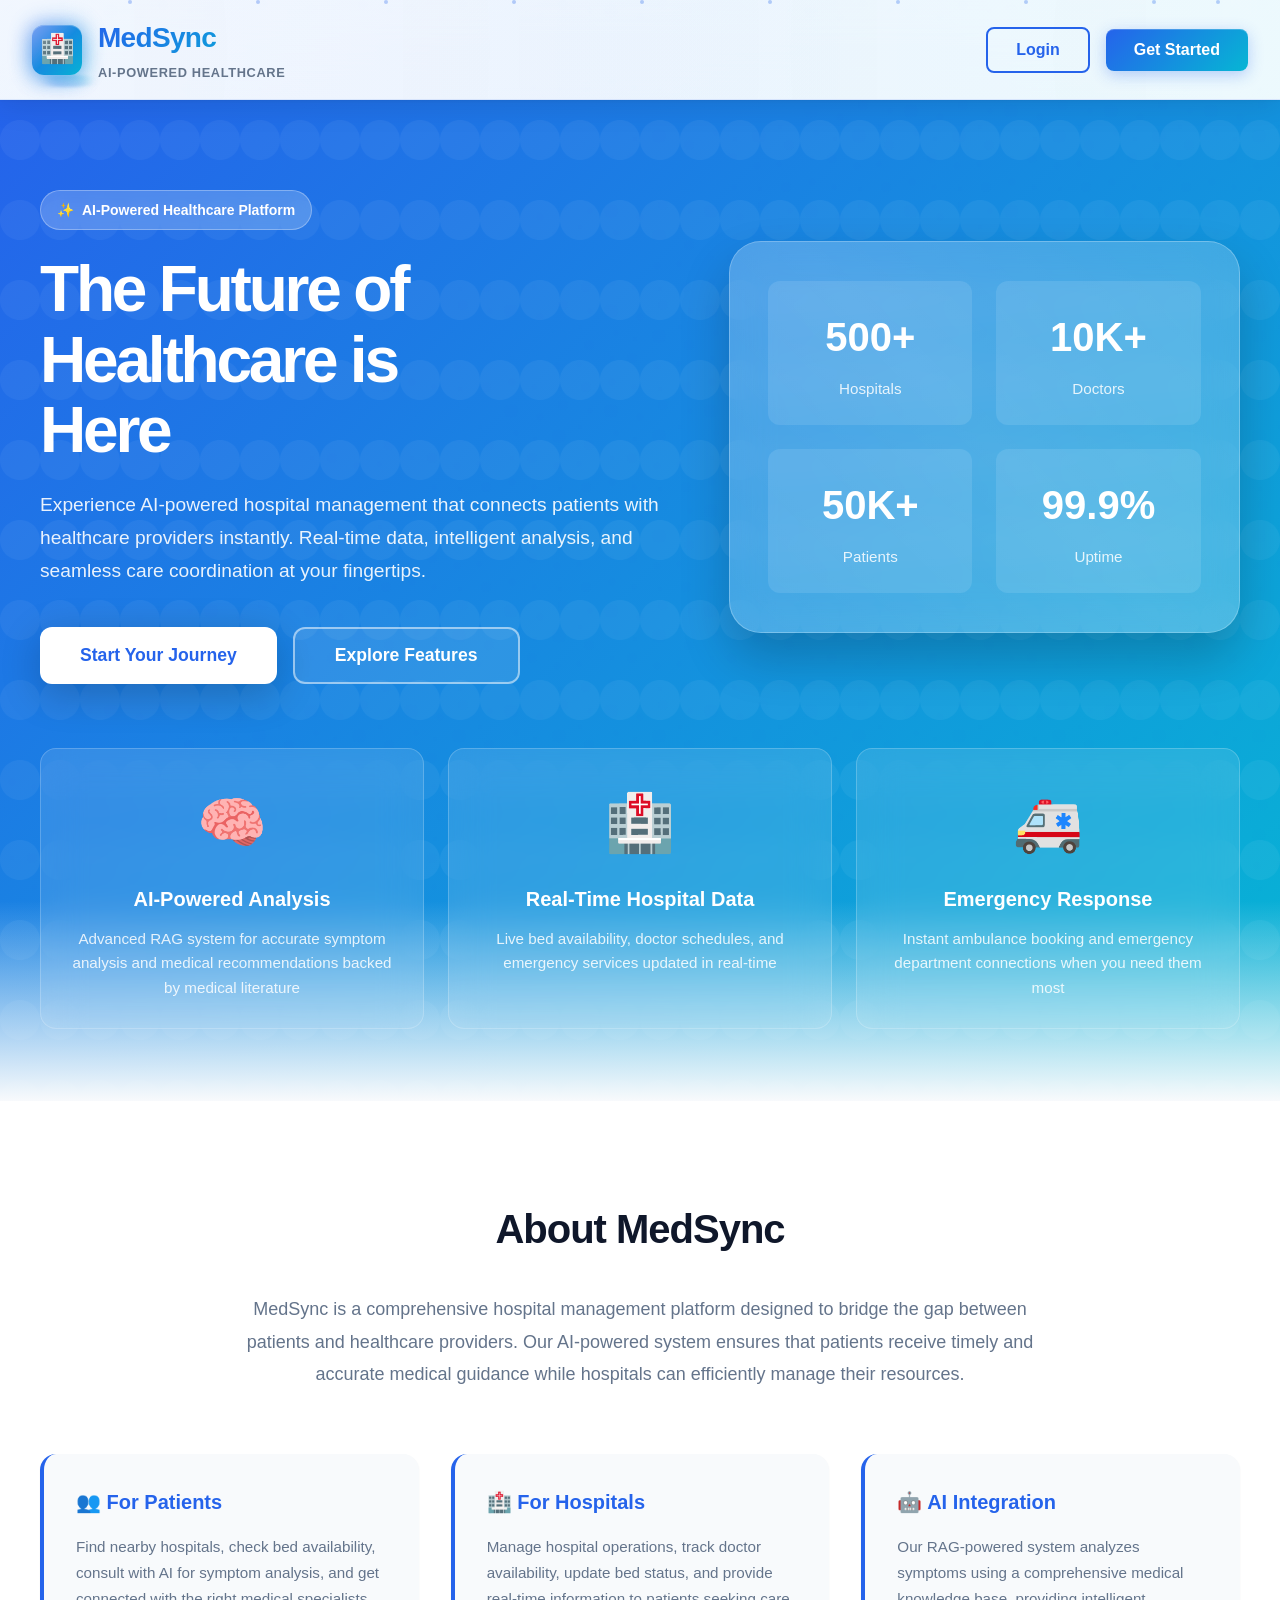
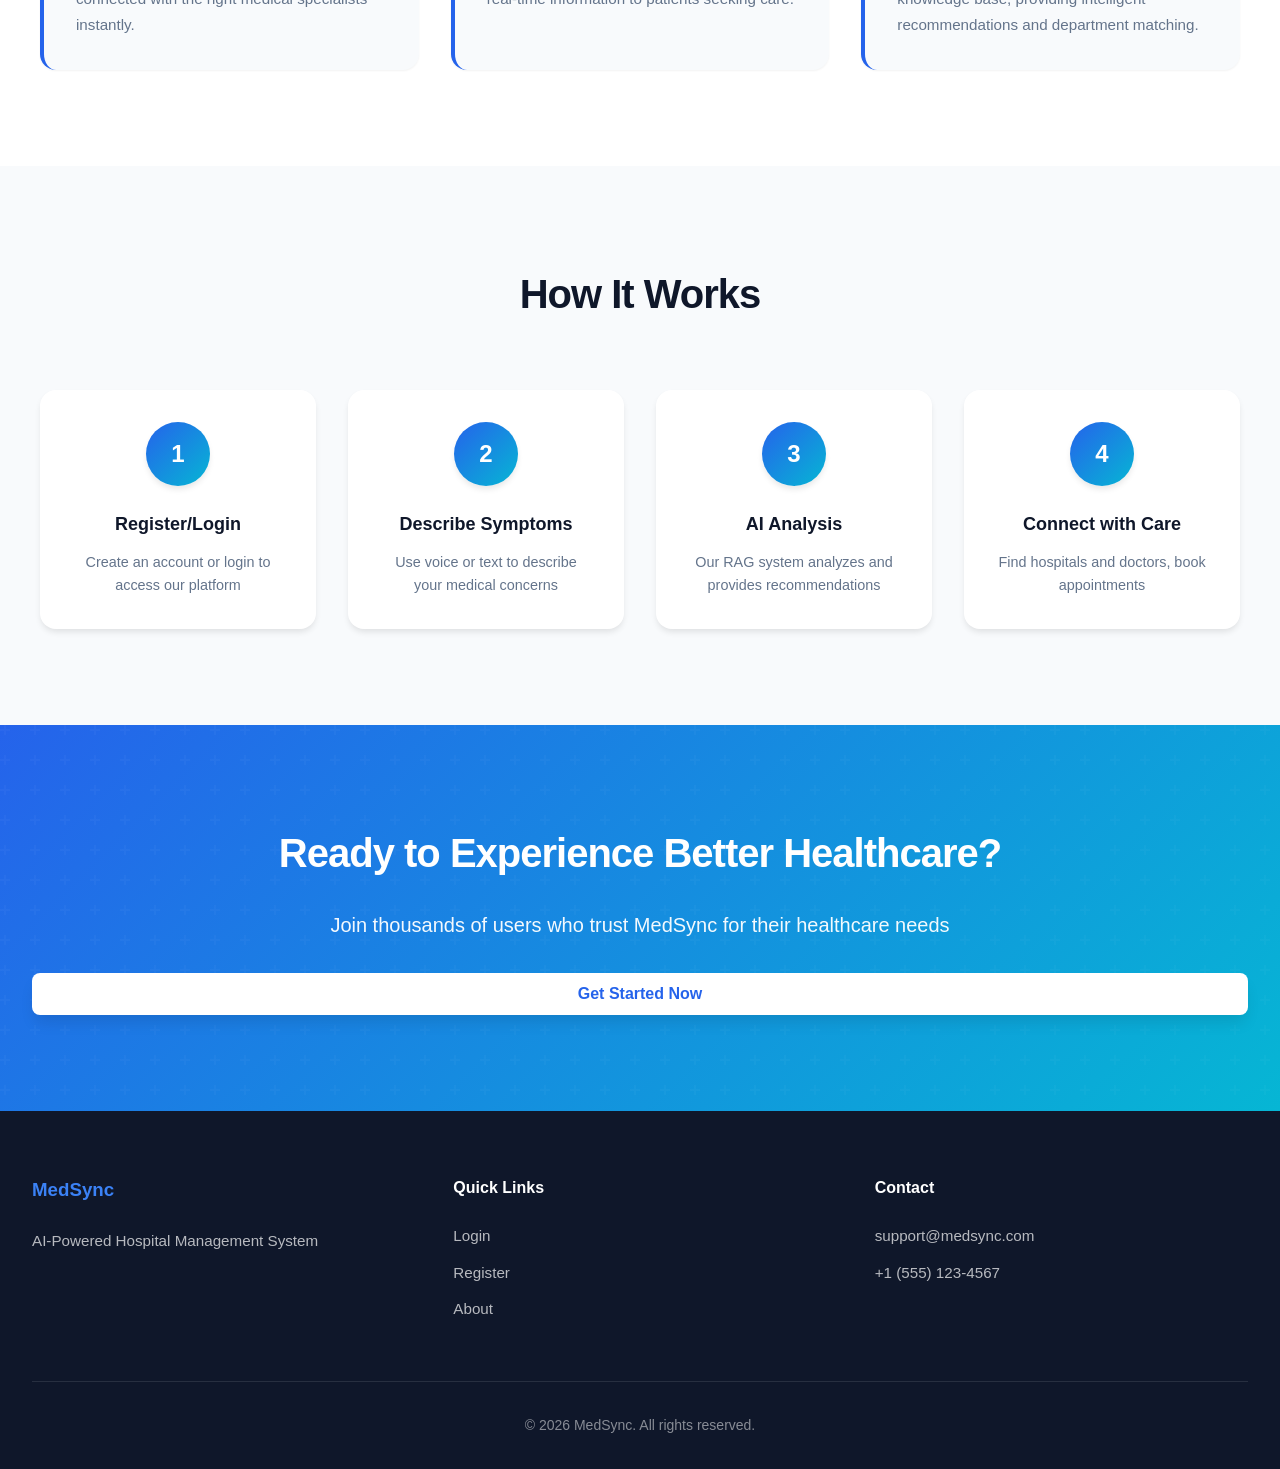
<file: frontend/index.html>
<!DOCTYPE html>
<html lang="en">
<head>
    <meta charset="UTF-8">
    <meta name="viewport" content="width=device-width, initial-scale=1.0">
    <title>MedSync - AI Hospital Management System</title>
    <link rel="stylesheet" href="styles.css?v=2">
</head>
<body>
    <!-- Navigation Header -->
    <header class="landing-header">
        <div class="header-particles">
            <div class="particle"></div>
            <div class="particle"></div>
            <div class="particle"></div>
            <div class="particle"></div>
            <div class="particle"></div>
            <div class="particle"></div>
            <div class="particle"></div>
            <div class="particle"></div>
            <div class="particle"></div>
            <div class="particle"></div>
        </div>
        <div class="header-content">
            <div class="logo">
                <div class="logo-icon">🏥</div>
                <div class="logo-reflection"></div>
                <div class="logo-text">
                    <h1>MedSync</h1>
                    <p>AI-Powered Healthcare</p>
                </div>
            </div>
            <nav class="nav-buttons">
                <button id="loginBtn" class="btn btn-secondary">Login</button>
                <button id="registerBtn" class="btn btn-primary">Get Started</button>
            </nav>
        </div>
    </header>

    <!-- Hero Section -->
    <section class="hero-section">
        <div class="hero-container">
            <div class="hero-content">
                <div class="hero-badge">
                    <span>✨</span>
                    <span>AI-Powered Healthcare Platform</span>
                </div>
                <h2>The Future of Healthcare is Here</h2>
                <p>Experience AI-powered hospital management that connects patients with healthcare providers instantly. Real-time data, intelligent analysis, and seamless care coordination at your fingertips.</p>
                <div class="hero-buttons">
                    <button id="heroLoginBtn" class="btn btn-primary">Start Your Journey</button>
                    <button id="learnMoreBtn" class="btn btn-secondary">Explore Features</button>
                </div>
            </div>
            <div class="hero-visual">
                <div class="hero-card">
                    <div class="hero-stats">
                        <div class="stat-item">
                            <div class="stat-number">500+</div>
                            <div class="stat-label">Hospitals</div>
                        </div>
                        <div class="stat-item">
                            <div class="stat-number">10K+</div>
                            <div class="stat-label">Doctors</div>
                        </div>
                        <div class="stat-item">
                            <div class="stat-number">50K+</div>
                            <div class="stat-label">Patients</div>
                        </div>
                        <div class="stat-item">
                            <div class="stat-number">99.9%</div>
                            <div class="stat-label">Uptime</div>
                        </div>
                    </div>
                </div>
            </div>
        </div>
        <div class="hero-features">
            <div class="feature-card">
                <div class="feature-icon">🧠</div>
                <h3>AI-Powered Analysis</h3>
                <p>Advanced RAG system for accurate symptom analysis and medical recommendations backed by medical literature</p>
            </div>
            <div class="feature-card">
                <div class="feature-icon">🏥</div>
                <h3>Real-Time Hospital Data</h3>
                <p>Live bed availability, doctor schedules, and emergency services updated in real-time</p>
            </div>
            <div class="feature-card">
                <div class="feature-icon">🚑</div>
                <h3>Emergency Response</h3>
                <p>Instant ambulance booking and emergency department connections when you need them most</p>
            </div>
        </div>
    </section>

    <!-- About Section -->
    <section class="about-section">
        <div class="about-content">
            <h2>About MedSync</h2>
            <p>MedSync is a comprehensive hospital management platform designed to bridge the gap between patients and healthcare providers. Our AI-powered system ensures that patients receive timely and accurate medical guidance while hospitals can efficiently manage their resources.</p>
            
            <div class="about-features">
                <div class="about-item">
                    <h4>👥 For Patients</h4>
                    <p>Find nearby hospitals, check bed availability, consult with AI for symptom analysis, and get connected with the right medical specialists instantly.</p>
                </div>
                <div class="about-item">
                    <h4>🏥 For Hospitals</h4>
                    <p>Manage hospital operations, track doctor availability, update bed status, and provide real-time information to patients seeking care.</p>
                </div>
                <div class="about-item">
                    <h4>🤖 AI Integration</h4>
                    <p>Our RAG-powered system analyzes symptoms using a comprehensive medical knowledge base, providing intelligent recommendations and department matching.</p>
                </div>
            </div>
        </div>
    </section>

    <!-- How It Works Section -->
    <section class="how-it-works">
        <h2>How It Works</h2>
        <div class="steps">
            <div class="step">
                <div class="step-number">1</div>
                <h3>Register/Login</h3>
                <p>Create an account or login to access our platform</p>
            </div>
            <div class="step">
                <div class="step-number">2</div>
                <h3>Describe Symptoms</h3>
                <p>Use voice or text to describe your medical concerns</p>
            </div>
            <div class="step">
                <div class="step-number">3</div>
                <h3>AI Analysis</h3>
                <p>Our RAG system analyzes and provides recommendations</p>
            </div>
            <div class="step">
                <div class="step-number">4</div>
                <h3>Connect with Care</h3>
                <p>Find hospitals and doctors, book appointments</p>
            </div>
        </div>
    </section>

    <!-- CTA Section -->
    <section class="cta-section">
        <h2>Ready to Experience Better Healthcare?</h2>
        <p>Join thousands of users who trust MedSync for their healthcare needs</p>
        <button id="ctaLoginBtn" class="btn btn-primary btn-large">Get Started Now</button>
    </section>

    <!-- Footer -->
    <footer class="landing-footer">
        <div class="footer-content">
            <div class="footer-section">
                <h3>MedSync</h3>
                <p>AI-Powered Hospital Management System</p>
            </div>
            <div class="footer-section">
                <h4>Quick Links</h4>
                <a href="#" id="footerLogin">Login</a>
                <a href="#" id="footerRegister">Register</a>
                <a href="#about">About</a>
            </div>
            <div class="footer-section">
                <h4>Contact</h4>
                <p>support@medsync.com</p>
                <p>+1 (555) 123-4567</p>
            </div>
        </div>
        <div class="footer-bottom">
            <p>&copy; 2026 MedSync. All rights reserved.</p>
        </div>
    </footer>

    <!-- Login Modal -->
    <div id="loginModal" class="modal hidden">
        <div class="modal-content">
            <span class="close">&times;</span>
            <div class="auth-form">
                <div class="auth-icon">🏥</div>
                <h2>Welcome Back</h2>
                <p>Sign in to access your healthcare dashboard</p>
                <form id="loginForm">
                    <div class="form-group">
                        <label for="email">Email Address</label>
                        <input type="email" id="email" name="email" required placeholder="Enter your email">
                    </div>
                    <div class="form-group">
                        <label for="password">Password</label>
                        <input type="password" id="password" name="password" required placeholder="Enter your password">
                    </div>
                    <button type="submit" class="btn btn-primary">Sign In</button>
                </form>
                <div class="auth-switch">
                    <p>New to MedSync? <a href="#" id="switchToRegister">Create an account</a></p>
                </div>
                <div class="demo-credentials">
                    <h3>Quick Demo Access</h3>
                    <div class="credential-box">
                        <p><strong>Patient:</strong> user@medsync.com / user123</p>
                    </div>
                    <div class="credential-box">
                        <p><strong>Hospital Staff:</strong> hospital@medsync.com / hospital123</p>
                    </div>
                </div>
                <div id="errorMessage" class="error-message"></div>
            </div>
        </div>
    </div>

    <!-- Register Modal -->
    <div id="registerModal" class="modal hidden">
        <div class="modal-content">
            <span class="close">&times;</span>
            <div class="auth-form">
                <div class="auth-icon">✨</div>
                <h2>Create Your Account</h2>
                <p>Join MedSync and experience smarter healthcare</p>
                <form id="registerForm">
                    <div class="form-group">
                        <label for="regEmail">Email Address</label>
                        <input type="email" id="regEmail" name="email" required placeholder="Enter your email">
                    </div>
                    <div class="form-group">
                        <label for="regPassword">Password</label>
                        <input type="password" id="regPassword" name="password" required placeholder="Create a password (min 6 characters)">
                    </div>
                    <div class="form-group">
                        <label for="regConfirmPassword">Confirm Password</label>
                        <input type="password" id="regConfirmPassword" name="confirmPassword" required placeholder="Confirm your password">
                    </div>
                    <div class="form-group">
                        <label for="regRole">I am a:</label>
                        <select id="regRole" name="role" required>
                            <option value="user">Patient</option>
                            <option value="hospital">Hospital Staff</option>
                        </select>
                    </div>
                    <button type="submit" class="btn btn-primary">Create Account</button>
                </form>
                <div class="auth-switch">
                    <p>Already have an account? <a href="#" id="switchToLogin">Sign in</a></p>
                </div>
                <div id="registerMessage" class="error-message"></div>
            </div>
        </div>
    </div>

    <script src="script.js?v=4"></script>
</body>
</html>
</file>
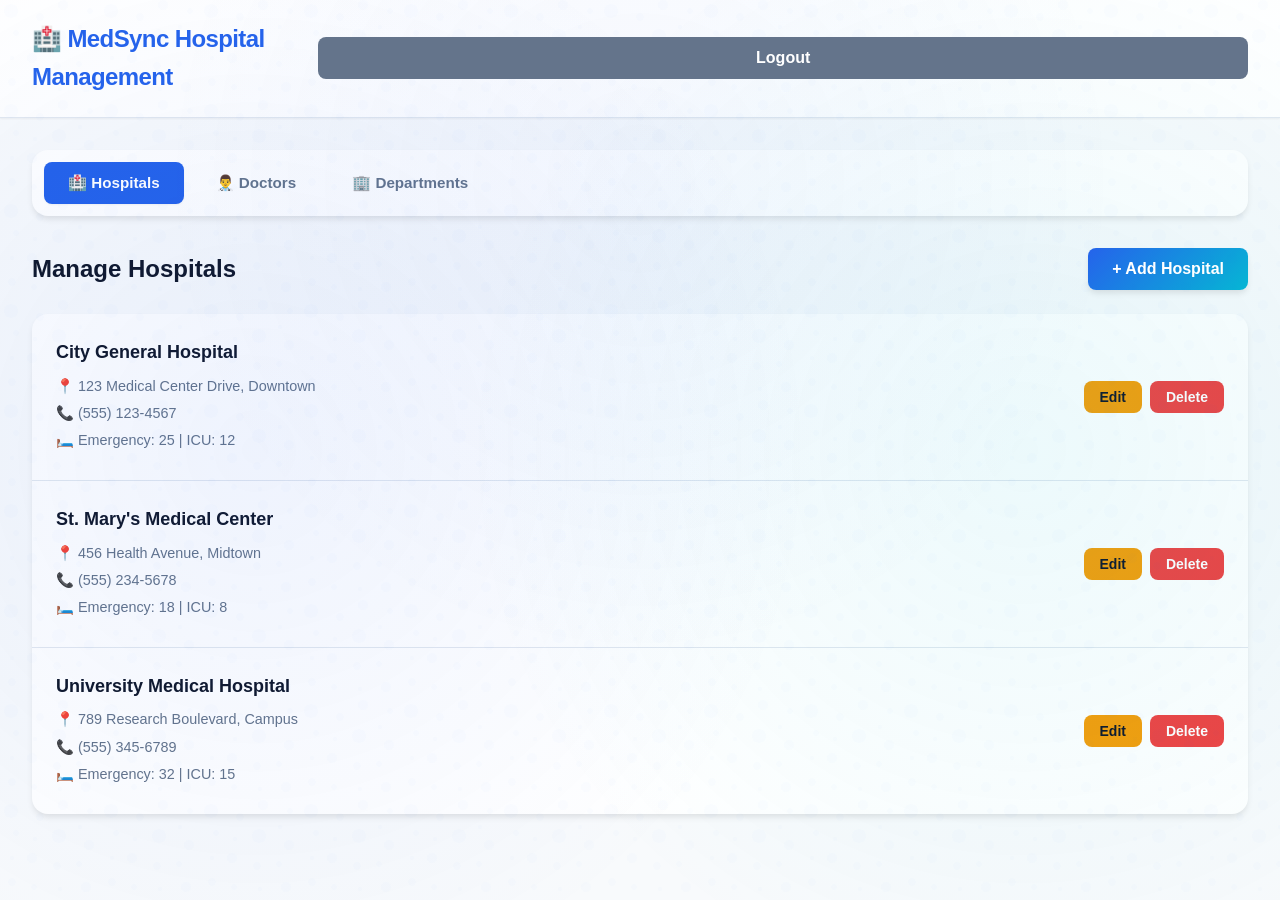
<file: frontend/hospital_portal.html>
<!DOCTYPE html>
<html lang="en">
<head>
    <meta charset="UTF-8">
    <meta name="viewport" content="width=device-width, initial-scale=1.0">
    <title>MedSync - Hospital Management Portal</title>
    <link rel="stylesheet" href="styles.css?v=2">
</head>
<body>
    <div class="portal-container">
        <header class="portal-header">
            <div class="header-content">
                <h1>🏥 MedSync Hospital Management</h1>
                <button id="logoutBtn" class="btn btn-secondary">Logout</button>
            </div>
        </header>

        <main class="portal-main">
            <div class="tabs">
                <button class="tab-btn active" data-tab="hospitals">🏥 Hospitals</button>
                <button class="tab-btn" data-tab="doctors">👨‍⚕️ Doctors</button>
                <button class="tab-btn" data-tab="departments">🏢 Departments</button>
            </div>

            <!-- Hospitals Tab -->
            <div id="hospitals-tab" class="tab-content active">
                <div class="section-header">
                    <h2>Manage Hospitals</h2>
                    <button id="addHospitalBtn" class="btn btn-primary">+ Add Hospital</button>
                </div>
                <div id="hospitalsManagementList" class="management-list">
                    <!-- Hospitals will be loaded here -->
                </div>
            </div>

            <!-- Doctors Tab -->
            <div id="doctors-tab" class="tab-content">
                <div class="section-header">
                    <h2>Manage Doctors</h2>
                    <button id="addDoctorBtn" class="btn btn-primary">+ Add Doctor</button>
                </div>
                <div id="doctorsManagementList" class="management-list">
                    <!-- Doctors will be loaded here -->
                </div>
            </div>

            <!-- Departments Tab -->
            <div id="departments-tab" class="tab-content">
                <div class="section-header">
                    <h2>Manage Departments</h2>
                    <button id="addDepartmentBtn" class="btn btn-primary">+ Add Department</button>
                </div>
                <div id="departmentsManagementList" class="management-list">
                    <!-- Departments will be loaded here -->
                </div>
            </div>
        </main>
    </div>

    <!-- Hospital Form Modal -->
    <div id="hospitalModal" class="modal hidden">
        <div class="modal-content">
            <span class="close">&times;</span>
            <h2 id="hospitalModalTitle">Add Hospital</h2>
            <form id="hospitalForm">
                <input type="hidden" id="hospitalId">
                <div class="form-group">
                    <label for="hospitalName">Hospital Name</label>
                    <input type="text" id="hospitalName" required>
                </div>
                <div class="form-group">
                    <label for="hospitalAddress">Address</label>
                    <input type="text" id="hospitalAddress" required>
                </div>
                <div class="form-group">
                    <label for="hospitalPhone">Phone</label>
                    <input type="tel" id="hospitalPhone" required>
                </div>
                <div class="form-group">
                    <label for="hospitalLat">Latitude</label>
                    <input type="number" step="any" id="hospitalLat" required>
                </div>
                <div class="form-group">
                    <label for="hospitalLng">Longitude</label>
                    <input type="number" step="any" id="hospitalLng" required>
                </div>
                <div class="form-group">
                    <label for="emergencyBeds">Emergency Beds</label>
                    <input type="number" id="emergencyBeds" required>
                </div>
                <div class="form-group">
                    <label for="icuBeds">ICU Beds</label>
                    <input type="number" id="icuBeds" required>
                </div>
                <button type="submit" class="btn btn-primary">Save Hospital</button>
            </form>
        </div>
    </div>

    <!-- Doctor Form Modal -->
    <div id="doctorModal" class="modal hidden">
        <div class="modal-content">
            <span class="close">&times;</span>
            <h2 id="doctorModalTitle">Add Doctor</h2>
            <form id="doctorForm">
                <input type="hidden" id="doctorId">
                <div class="form-group">
                    <label for="doctorHospital">Hospital</label>
                    <select id="doctorHospital" required>
                        <!-- Options will be loaded dynamically -->
                    </select>
                </div>
                <div class="form-group">
                    <label for="doctorName">Doctor Name</label>
                    <input type="text" id="doctorName" required>
                </div>
                <div class="form-group">
                    <label for="doctorDepartment">Department</label>
                    <input type="text" id="doctorDepartment" required>
                </div>
                <div class="form-group">
                    <label for="doctorSpecialization">Specialization</label>
                    <input type="text" id="doctorSpecialization" required>
                </div>
                <div class="form-group">
                    <label for="doctorPhone">Phone</label>
                    <input type="tel" id="doctorPhone" required>
                </div>
                <div class="form-group">
                    <label for="doctorAvailable">Available</label>
                    <input type="checkbox" id="doctorAvailable" checked>
                </div>
                <button type="submit" class="btn btn-primary">Save Doctor</button>
            </form>
        </div>
    </div>

    <!-- Department Form Modal -->
    <div id="departmentModal" class="modal hidden">
        <div class="modal-content">
            <span class="close">&times;</span>
            <h2 id="departmentModalTitle">Add Department</h2>
            <form id="departmentForm">
                <input type="hidden" id="departmentId">
                <div class="form-group">
                    <label for="departmentHospital">Hospital</label>
                    <select id="departmentHospital" required>
                        <!-- Options will be loaded dynamically -->
                    </select>
                </div>
                <div class="form-group">
                    <label for="departmentName">Department Name</label>
                    <input type="text" id="departmentName" required>
                </div>
                <div class="form-group">
                    <label for="departmentDescription">Description</label>
                    <textarea id="departmentDescription" required></textarea>
                </div>
                <button type="submit" class="btn btn-primary">Save Department</button>
            </form>
        </div>
    </div>

    <script src="script.js?v=4"></script>
</body>
</html>
</file>
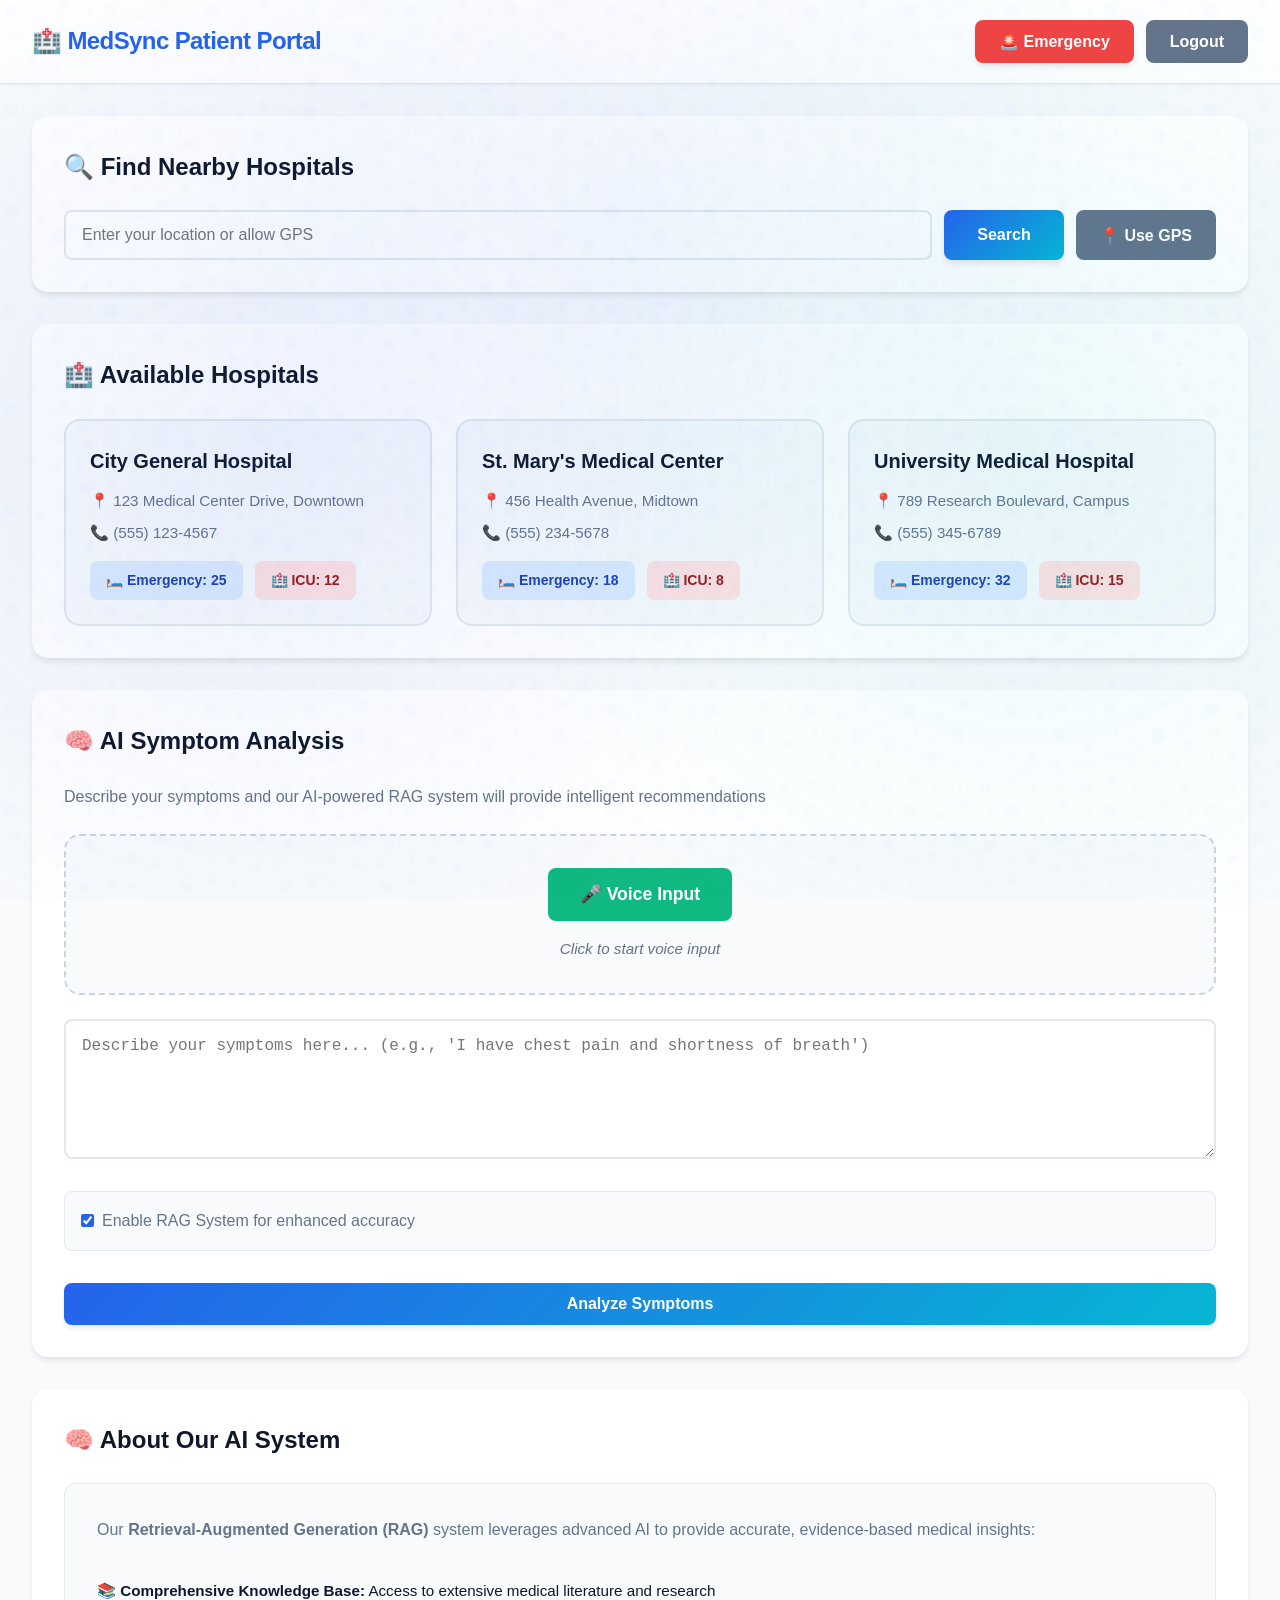
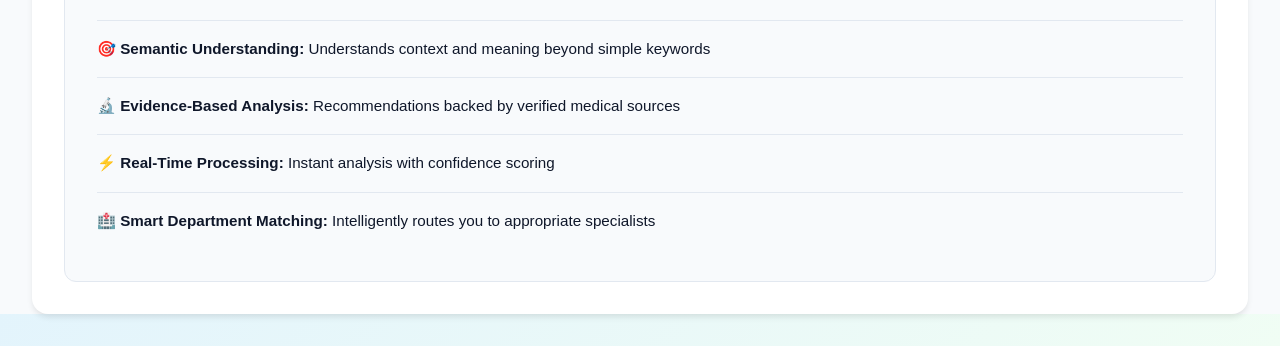
<file: frontend/user_portal.html>
<!DOCTYPE html>
<html lang="en">
<head>
    <meta charset="UTF-8">
    <meta name="viewport" content="width=device-width, initial-scale=1.0">
    <title>MedSync - User Portal</title>
    <link rel="stylesheet" href="styles.css?v=2">
</head>
<body>
    <div class="portal-container">
        <header class="portal-header">
            <div class="header-content">
                <h1>🏥 MedSync Patient Portal</h1>
                <div class="header-actions">
                    <button id="ambulanceBtn" class="btn btn-emergency">🚨 Emergency</button>
                    <button id="logoutBtn" class="btn btn-secondary">Logout</button>
                </div>
            </div>
        </header>

        <main class="portal-main">
            <section class="search-section">
                <h2>🔍 Find Nearby Hospitals</h2>
                <div class="search-bar">
                    <input type="text" id="locationInput" placeholder="Enter your location or allow GPS">
                    <button id="searchBtn" class="btn btn-primary">Search</button>
                    <button id="gpsBtn" class="btn btn-secondary">📍 Use GPS</button>
                </div>
            </section>

            <section class="hospitals-section">
                <h2>🏥 Available Hospitals</h2>
                <div id="hospitalsList" class="hospitals-grid">
                    <!-- Hospitals will be loaded here -->
                </div>
            </section>

            <section class="ai-section">
                <h2>🧠 AI Symptom Analysis</h2>
                <p style="color: var(--secondary); margin-bottom: 1.5rem;">Describe your symptoms and our AI-powered RAG system will provide intelligent recommendations</p>
                <div class="ai-container">
                    <div class="voice-input">
                        <button id="voiceBtn" class="btn btn-voice">🎤 Voice Input</button>
                        <p id="voiceStatus">Click to start voice input</p>
                    </div>
                    <div class="text-input">
                        <textarea id="symptomText" placeholder="Describe your symptoms here... (e.g., 'I have chest pain and shortness of breath')"></textarea>
                        <div class="ai-options">
                            <label>
                                <input type="checkbox" id="useRag" checked>
                                Enable RAG System for enhanced accuracy
                            </label>
                        </div>
                        <button id="analyzeBtn" class="btn btn-primary">Analyze Symptoms</button>
                    </div>
                    <div id="aiResult" class="ai-result hidden">
                        <!-- AI analysis results will appear here -->
                    </div>
                </div>
            </section>

            <section class="rag-info-section">
                <h2>🧠 About Our AI System</h2>
                <div class="rag-info">
                    <p>Our <strong>Retrieval-Augmented Generation (RAG)</strong> system leverages advanced AI to provide accurate, evidence-based medical insights:</p>
                    <ul>
                        <li>📚 <strong>Comprehensive Knowledge Base:</strong> Access to extensive medical literature and research</li>
                        <li>🎯 <strong>Semantic Understanding:</strong> Understands context and meaning beyond simple keywords</li>
                        <li>🔬 <strong>Evidence-Based Analysis:</strong> Recommendations backed by verified medical sources</li>
                        <li>⚡ <strong>Real-Time Processing:</strong> Instant analysis with confidence scoring</li>
                        <li>🏥 <strong>Smart Department Matching:</strong> Intelligently routes you to appropriate specialists</li>
                    </ul>
                </div>
            </section>
        </main>
    </div>

    <!-- Hospital Details Modal -->
    <div id="hospitalModal" class="modal hidden">
        <div class="modal-content">
            <span class="close">&times;</span>
            <div id="hospitalDetails">
                <!-- Hospital details will be loaded here -->
            </div>
        </div>
    </div>

    <script src="script.js?v=4"></script>
</body>
</html>
</file>
<file: frontend/styles.css>
* {
    margin: 0;
    padding: 0;
    box-sizing: border-box;
}

:root {
    --primary: #2563eb;
    --primary-dark: #1d4ed8;
    --primary-light: #3b82f6;
    --secondary: #64748b;
    --accent: #06b6d4;
    --success: #10b981;
    --warning: #f59e0b;
    --danger: #ef4444;
    --dark: #0f172a;
    --light: #f8fafc;
    --white: #ffffff;
    --gradient-primary: linear-gradient(135deg, #2563eb 0%, #06b6d4 100%);
    --gradient-dark: linear-gradient(135deg, #0f172a 0%, #1e293b 100%);
    --shadow-sm: 0 1px 2px 0 rgba(0, 0, 0, 0.05);
    --shadow-md: 0 4px 6px -1px rgba(0, 0, 0, 0.1);
    --shadow-lg: 0 10px 15px -3px rgba(0, 0, 0, 0.1);
    --shadow-xl: 0 20px 25px -5px rgba(0, 0, 0, 0.1);
    --radius-sm: 0.375rem;
    --radius-md: 0.5rem;
    --radius-lg: 0.75rem;
    --radius-xl: 1rem;
}

body {
    font-family: 'Inter', -apple-system, BlinkMacSystemFont, 'Segoe UI', Roboto, 'Helvetica Neue', Arial, sans-serif;
    background: linear-gradient(135deg, #f0f9ff 0%, #e0f2fe 50%, #f0fdf4 100%);
    min-height: 100vh;
    line-height: 1.6;
    color: var(--dark);
    position: relative;
    overflow-x: hidden;
}

body::before {
    content: '';
    position: fixed;
    top: 0;
    left: 0;
    right: 0;
    bottom: 0;
    background: radial-gradient(circle at 20% 50%, rgba(37, 99, 235, 0.08) 0%, transparent 50%),
                radial-gradient(circle at 80% 50%, rgba(6, 182, 212, 0.08) 0%, transparent 50%),
                radial-gradient(circle at 50% 20%, rgba(37, 99, 235, 0.05) 0%, transparent 50%);
    animation: liquidBackground 15s ease-in-out infinite;
    pointer-events: none;
    z-index: 0;
}

@keyframes liquidBackground {
    0%, 100% {
        transform: translate(0, 0) scale(1);
    }
    25% {
        transform: translate(2%, 2%) scale(1.05);
    }
    50% {
        transform: translate(-1%, 3%) scale(1.02);
    }
    75% {
        transform: translate(-2%, -1%) scale(1.03);
    }
}

body::after {
    content: '';
    position: fixed;
    top: 0;
    left: 0;
    right: 0;
    bottom: 0;
    background: url("data:image/svg+xml,%3Csvg width='100' height='100' viewBox='0 0 100 100' xmlns='http://www.w3.org/2000/svg'%3E%3Cpath d='M11 18c3.866 0 7-3.134 7-7s-3.134-7-7-7-7 3.134-7 7 3.134 7 7 7zm48 25c3.866 0 7-3.134 7-7s-3.134-7-7-7-7 3.134-7 7 3.134 7 7 7zm-43-7c1.657 0 3-1.343 3-3s-1.343-3-3-3-3 1.343-3 3 1.343 3 3 3zm63 31c1.657 0 3-1.343 3-3s-1.343-3-3-3-3 1.343-3 3 1.343 3 3 3zM34 90c1.657 0 3-1.343 3-3s-1.343-3-3-3-3 1.343-3 3 1.343 3 3 3zm56-76c1.657 0 3-1.343 3-3s-1.343-3-3-3-3 1.343-3 3 1.343 3 3 3zM12 86c2.21 0 4-1.79 4-4s-1.79-4-4-4-4 1.79-4 4 1.79 4 4 4zm28-65c2.21 0 4-1.79 4-4s-1.79-4-4-4-4 1.79-4 4 1.79 4 4 4zm23-11c2.76 0 5-2.24 5-5s-2.24-5-5-5-5 2.24-5 5 2.24 5 5 5zm-6 60c2.21 0 4-1.79 4-4s-1.79-4-4-4-4 1.79-4 4 1.79 4 4 4zm29 22c2.76 0 5-2.24 5-5s-2.24-5-5-5-5 2.24-5 5 2.24 5 5 5zM32 63c2.76 0 5-2.24 5-5s-2.24-5-5-5-5 2.24-5 5 2.24 5 5 5zm57-13c2.76 0 5-2.24 5-5s-2.24-5-5-5-5 2.24-5 5 2.24 5 5 5zm-9-21c1.105 0 2-.895 2-2s-.895-2-2-2-2 .895-2 2 .895 2 2 2zM60 91c1.105 0 2-.895 2-2s-.895-2-2-2-2 .895-2 2 .895 2 2 2zM35 41c1.105 0 2-.895 2-2s-.895-2-2-2-2 .895-2 2 .895 2 2 2zM12 60c1.105 0 2-.895 2-2s-.895-2-2-2-2 .895-2 2 .895 2 2 2z' fill='%233799EA' fill-opacity='0.03' fill-rule='evenodd'/%3E%3C/svg%3E");
    opacity: 0.5;
    pointer-events: none;
    z-index: 0;
}

/* Landing Page Styles */
.landing-header {
    background: rgba(255, 255, 255, 0.7);
    backdrop-filter: blur(20px);
    padding: 1rem 2rem;
    position: sticky;
    top: 0;
    z-index: 1000;
    border-bottom: 1px solid rgba(37, 99, 235, 0.15);
    box-shadow: 0 4px 30px rgba(0, 0, 0, 0.1), 0 1px 3px rgba(0, 0, 0, 0.05);
    transition: all 0.3s ease;
    overflow: hidden;
}

.landing-header::before {
    content: '';
    position: absolute;
    top: 0;
    left: 0;
    right: 0;
    bottom: 0;
    background: linear-gradient(90deg, transparent, rgba(37, 99, 235, 0.03), transparent);
    animation: headerShine 3s infinite;
    pointer-events: none;
}

@keyframes headerShine {
    0% { transform: translateX(-100%); }
    100% { transform: translateX(100%); }
}

.landing-header::after {
    content: '';
    position: absolute;
    top: -50%;
    left: -50%;
    width: 200%;
    height: 200%;
    background: radial-gradient(circle at 20% 50%, rgba(37, 99, 235, 0.05) 0%, transparent 50%),
                radial-gradient(circle at 80% 50%, rgba(6, 182, 212, 0.05) 0%, transparent 50%);
    animation: particles 20s linear infinite;
    pointer-events: none;
}

@keyframes particles {
    0% { transform: rotate(0deg); }
    100% { transform: rotate(360deg); }
}

.landing-header:hover {
    box-shadow: 0 8px 40px rgba(0, 0, 0, 0.15), 0 2px 6px rgba(0, 0, 0, 0.08);
}

.landing-header .logo {
    transition: all 0.3s ease;
}

.landing-header .logo:hover {
    transform: scale(1.05) rotateY(5deg);
}

.header-content {
    max-width: 1400px;
    margin: 0 auto;
    display: flex;
    justify-content: space-between;
    align-items: center;
    position: relative;
    z-index: 1;
}

.logo {
    display: flex;
    align-items: center;
    gap: 1rem;
    cursor: pointer;
    transition: transform 0.3s ease;
    position: relative;
}

.logo:hover {
    transform: scale(1.05);
}

.logo-icon {
    width: 50px;
    height: 50px;
    background: var(--gradient-primary);
    border-radius: 12px;
    display: flex;
    align-items: center;
    justify-content: center;
    font-size: 1.75rem;
    box-shadow: 0 8px 20px rgba(37, 99, 235, 0.3), inset 0 1px 0 rgba(255, 255, 255, 0.3);
    animation: logoFloat 3s ease-in-out infinite;
    position: relative;
    transform-style: preserve-3d;
    z-index: 2;
}

@keyframes logoFloat {
    0%, 100% { transform: translateY(0) rotateY(0deg) rotateX(0deg); }
    25% { transform: translateY(-3px) rotateY(5deg) rotateX(5deg); }
    50% { transform: translateY(-5px) rotateY(0deg) rotateX(0deg); }
    75% { transform: translateY(-3px) rotateY(-5deg) rotateX(-5deg); }
}

.logo-icon::before {
    content: '';
    position: absolute;
    inset: -3px;
    background: var(--gradient-primary);
    border-radius: 15px;
    opacity: 0.5;
    filter: blur(10px);
    z-index: -1;
    animation: logoGlow 2s ease-in-out infinite alternate;
}

@keyframes logoGlow {
    from { opacity: 0.3; transform: scale(1); }
    to { opacity: 0.6; transform: scale(1.1); }
}

.logo-icon::after {
    content: '';
    position: absolute;
    inset: 0;
    background: linear-gradient(135deg, rgba(255, 255, 255, 0.4) 0%, transparent 50%);
    border-radius: 12px;
    pointer-events: none;
}

.logo-reflection {
    position: absolute;
    bottom: -18px;
    left: 1rem;
    width: 40px;
    height: 40px;
    background: var(--gradient-primary);
    border-radius: 12px;
    opacity: 0.25;
    filter: blur(6px);
    pointer-events: none;
    transform: scaleY(-0.3);
}

.logo-text {
    display: flex;
    flex-direction: column;
}

.logo h1 {
    color: var(--primary);
    font-size: 1.75rem;
    margin-bottom: 0.125rem;
    font-weight: 800;
    letter-spacing: -0.05em;
    background: var(--gradient-primary);
    -webkit-background-clip: text;
    -webkit-text-fill-color: transparent;
    background-clip: text;
}

.logo p {
    color: var(--secondary);
    font-size: 0.8rem;
    margin: 0;
    font-weight: 600;
    letter-spacing: 0.05em;
    text-transform: uppercase;
}

.nav-buttons {
    display: flex;
    gap: 1rem;
    align-items: center;
}

.nav-buttons .btn {
    width: auto;
    padding: 0.75rem 1.75rem;
    font-weight: 600;
    position: relative;
    overflow: hidden;
    transform-style: preserve-3d;
    perspective: 1000px;
}

.nav-buttons .btn::before {
    content: '';
    position: absolute;
    top: 50%;
    left: 50%;
    width: 0;
    height: 0;
    border-radius: 50%;
    background: rgba(255, 255, 255, 0.3);
    transform: translate(-50%, -50%);
    transition: width 0.6s ease, height 0.6s ease;
}

.nav-buttons .btn:hover::before {
    width: 300px;
    height: 300px;
}

.nav-buttons .btn-secondary {
    background: transparent;
    color: var(--primary);
    border: 2px solid var(--primary);
    transition: all 0.3s ease;
    position: relative;
}

.nav-buttons .btn-secondary::before {
    content: '';
    position: absolute;
    inset: 0;
    background: var(--primary);
    opacity: 0;
    transition: opacity 0.3s ease;
    z-index: -1;
}

.nav-buttons .btn-secondary:hover {
    background: rgba(37, 99, 235, 0.1);
    transform: translateY(-2px) rotateX(5deg);
    box-shadow: 0 8px 20px rgba(37, 99, 235, 0.2);
}

.nav-buttons .btn-secondary:hover::before {
    opacity: 0.05;
}

.nav-buttons .btn-primary {
    background: var(--gradient-primary);
    color: white;
    border: none;
    transition: all 0.3s ease;
    box-shadow: 0 4px 15px rgba(37, 99, 235, 0.3), inset 0 1px 0 rgba(255, 255, 255, 0.2);
}

.nav-buttons .btn-primary:hover {
    transform: translateY(-3px) rotateX(-5deg) scale(1.05);
    box-shadow: 0 12px 30px rgba(37, 99, 235, 0.4), inset 0 1px 0 rgba(255, 255, 255, 0.3);
}

.nav-buttons .btn-primary::after {
    content: '';
    position: absolute;
    inset: 0;
    background: linear-gradient(135deg, transparent 40%, rgba(255, 255, 255, 0.3) 50%, transparent 60%);
    transform: translateX(-100%);
    transition: transform 0.6s ease;
}

.nav-buttons .btn-primary:hover::after {
    transform: translateX(100%);
}

/* Magnetic button effect */
.nav-buttons .btn {
    transition: transform 0.3s cubic-bezier(0.16, 1, 0.3, 1);
}

.nav-buttons .btn:active {
    transform: scale(0.95);
}

/* Floating particles effect */
.header-particles {
    position: absolute;
    inset: 0;
    pointer-events: none;
    overflow: hidden;
}

.particle {
    position: absolute;
    width: 4px;
    height: 4px;
    background: var(--primary);
    border-radius: 50%;
    opacity: 0.3;
    animation: particleFloat 8s linear infinite;
}

.particle:nth-child(1) { left: 10%; animation-delay: 0s; }
.particle:nth-child(2) { left: 20%; animation-delay: 1s; }
.particle:nth-child(3) { left: 30%; animation-delay: 2s; }
.particle:nth-child(4) { left: 40%; animation-delay: 3s; }
.particle:nth-child(5) { left: 50%; animation-delay: 4s; }
.particle:nth-child(6) { left: 60%; animation-delay: 5s; }
.particle:nth-child(7) { left: 70%; animation-delay: 6s; }
.particle:nth-child(8) { left: 80%; animation-delay: 7s; }
.particle:nth-child(9) { left: 90%; animation-delay: 0.5s; }
.particle:nth-child(10) { left: 95%; animation-delay: 1.5s; }

@keyframes particleFloat {
    0% {
        transform: translateY(100px) scale(0);
        opacity: 0;
    }
    10% {
        opacity: 0.3;
    }
    90% {
        opacity: 0.3;
    }
    100% {
        transform: translateY(-100px) scale(1);
        opacity: 0;
    }
}

/* Hero Section */
.hero-section {
    background: var(--gradient-primary);
    padding: clamp(3rem, 7vw, 6rem) clamp(1rem, 4vw, 2rem) 4.5rem;
    position: relative;
    overflow: hidden;
    display: flex;
    flex-direction: column;
    align-items: center;
    justify-content: center;
}

.hero-section::before {
    content: '';
    position: absolute;
    top: 0;
    left: 0;
    right: 0;
    bottom: 0;
    background: url("data:image/svg+xml,%3Csvg width='80' height='80' viewBox='0 0 80 80' xmlns='http://www.w3.org/2000/svg'%3E%3Cg fill='none' fill-rule='evenodd'%3E%3Cg fill='%23ffffff' fill-opacity='0.08'%3E%3Cpath d='M40 40c0-11.046-8.954-20-20-20S0 28.954 0 40s8.954 20 20 20 20-8.954 20-20zm0 0c0 11.046 8.954 20 20 20s20-8.954 20-20-8.954-20-20-20-20 8.954-20 20z'/%3E%3C/g%3E%3C/g%3E%3C/svg%3E");
    opacity: 0.6;
    animation: float 20s ease-in-out infinite;
}

@keyframes float {
    0%, 100% { transform: translateY(0) rotate(0deg); }
    50% { transform: translateY(-20px) rotate(5deg); }
}

.hero-section::after {
    content: '';
    position: absolute;
    bottom: 0;
    left: 0;
    right: 0;
    height: 200px;
    background: linear-gradient(to top, var(--light), transparent);
    pointer-events: none;
}

.hero-container {
    width: 100%;
    max-width: 1200px;
    margin: 0 auto;
    display: grid;
    grid-template-columns: minmax(0, 1.1fr) minmax(300px, 0.9fr);
    gap: clamp(2rem, 5vw, 4rem);
    align-items: center;
    position: relative;
    z-index: 1;
}

.hero-content {
    text-align: left;
}

.hero-badge {
    display: inline-flex;
    align-items: center;
    gap: 0.5rem;
    background: rgba(255, 255, 255, 0.2);
    backdrop-filter: blur(10px);
    padding: 0.5rem 1rem;
    border-radius: 2rem;
    margin-bottom: 1.5rem;
    border: 1px solid rgba(255, 255, 255, 0.3);
    animation: slideInLeft 0.8s ease;
}

@keyframes slideInLeft {
    from {
        opacity: 0;
        transform: translateX(-30px);
    }
    to {
        opacity: 1;
        transform: translateX(0);
    }
}

.hero-badge span {
    font-size: 0.875rem;
    font-weight: 600;
    color: white;
}

.hero-content h2 {
    font-size: clamp(2.5rem, 5vw, 4rem);
    max-width: 12ch;
    margin-bottom: 1.5rem;
    font-weight: 800;
    letter-spacing: -0.05em;
    line-height: 1.1;
    color: white;
    animation: slideInUp 0.8s ease 0.2s both;
}

@keyframes slideInUp {
    from {
        opacity: 0;
        transform: translateY(30px);
    }
    to {
        opacity: 1;
        transform: translateY(0);
    }
}

.hero-content p {
    max-width: 58ch;
    font-size: clamp(1rem, 1.5vw, 1.2rem);
    margin-bottom: 2.5rem;
    opacity: 0.95;
    font-weight: 400;
    line-height: 1.7;
    color: rgba(255, 255, 255, 0.9);
    animation: slideInUp 0.8s ease 0.4s both;
}

.hero-buttons {
    display: flex;
    gap: 1rem;
    flex-wrap: wrap;
    animation: slideInUp 0.8s ease 0.6s both;
}

.hero-buttons .btn {
    width: auto;
    padding: 1rem 2.5rem;
    font-size: 1.1rem;
    font-weight: 600;
    border-radius: var(--radius-lg);
    transition: all 0.3s ease;
}

.hero-buttons .btn-primary {
    background: var(--white);
    color: var(--primary);
    box-shadow: 0 10px 40px rgba(0, 0, 0, 0.2);
}

.hero-buttons .btn-primary:hover {
    background: var(--light);
    color: var(--primary-dark);
    transform: translateY(-3px);
    box-shadow: 0 15px 50px rgba(0, 0, 0, 0.3);
}

.hero-buttons .btn-secondary {
    background: rgba(255, 255, 255, 0.1);
    backdrop-filter: blur(10px);
    border: 2px solid rgba(255, 255, 255, 0.5);
    color: white;
}

.hero-buttons .btn-secondary:hover {
    background: rgba(255, 255, 255, 0.2);
    border-color: white;
    transform: translateY(-3px);
    box-shadow: 0 10px 40px rgba(0, 0, 0, 0.2);
}

.hero-visual {
    position: relative;
    animation: slideInRight 0.8s ease 0.4s both;
}

@keyframes slideInRight {
    from {
        opacity: 0;
        transform: translateX(30px);
    }
    to {
        opacity: 1;
        transform: translateX(0);
    }
}

.hero-card {
    background: rgba(255, 255, 255, 0.15);
    backdrop-filter: blur(20px);
    border-radius: 2rem;
    padding: clamp(1.25rem, 3vw, 2.5rem);
    border: 1px solid rgba(255, 255, 255, 0.3);
    box-shadow: 0 25px 50px rgba(0, 0, 0, 0.2);
    position: relative;
    overflow: hidden;
}

.hero-card::before {
    content: '';
    position: absolute;
    top: -50%;
    left: -50%;
    width: 200%;
    height: 200%;
    background: linear-gradient(45deg, transparent, rgba(255, 255, 255, 0.1), transparent);
    animation: shimmer 3s infinite;
}

@keyframes shimmer {
    0% { transform: translateX(-100%) rotate(45deg); }
    100% { transform: translateX(100%) rotate(45deg); }
}

.hero-stats {
    display: grid;
    grid-template-columns: repeat(2, 1fr);
    gap: 1.5rem;
    position: relative;
    z-index: 1;
}

.stat-item {
    text-align: center;
    padding: 1.5rem;
    background: rgba(255, 255, 255, 0.1);
    border-radius: var(--radius-lg);
    transition: all 0.3s ease;
}

.stat-item:hover {
    background: rgba(255, 255, 255, 0.2);
    transform: scale(1.05);
}

.stat-number {
    font-size: 2.5rem;
    font-weight: 800;
    color: white;
    margin-bottom: 0.5rem;
}

.stat-label {
    font-size: 0.95rem;
    color: rgba(255, 255, 255, 0.85);
    font-weight: 500;
}

.hero-features {
    display: grid;
    width: 100%;
    grid-template-columns: repeat(3, minmax(0, 1fr));
    gap: clamp(1rem, 2vw, 1.5rem);
    max-width: 1200px;
    margin: clamp(2.5rem, 5vw, 4rem) auto 0;
    position: relative;
    z-index: 1;
}

.feature-card {
    background: rgba(255, 255, 255, 0.1);
    backdrop-filter: blur(20px);
    min-width: 0;
    padding: clamp(1.25rem, 2.2vw, 2rem);
    border-radius: var(--radius-xl);
    text-align: center;
    border: 1px solid rgba(255, 255, 255, 0.2);
    transition: all 0.3s ease;
    animation: fadeInUp 0.8s ease both;
}

.feature-card:nth-child(1) { animation-delay: 0.2s; }
.feature-card:nth-child(2) { animation-delay: 0.4s; }
.feature-card:nth-child(3) { animation-delay: 0.6s; }

@keyframes fadeInUp {
    from {
        opacity: 0;
        transform: translateY(30px);
    }
    to {
        opacity: 1;
        transform: translateY(0);
    }
}

.feature-card:hover {
    background: rgba(255, 255, 255, 0.15);
    transform: translateY(-8px);
    box-shadow: 0 20px 40px rgba(0, 0, 0, 0.2);
}

.feature-icon {
    font-size: 3.5rem;
    margin-bottom: 1rem;
    display: inline-block;
    animation: bounce 2s infinite;
}

@keyframes bounce {
    0%, 100% { transform: translateY(0); }
    50% { transform: translateY(-10px); }
}

.feature-card h3 {
    color: white;
    margin-bottom: 0.75rem;
    font-weight: 600;
    font-size: 1.25rem;
}

.feature-card p {
    color: rgba(255, 255, 255, 0.85);
    font-size: 0.95rem;
    line-height: 1.6;
    overflow-wrap: anywhere;
}

@media (min-width: 769px) and (max-width: 1000px) {
    .hero-features {
        grid-template-columns: repeat(2, minmax(0, 1fr));
    }

    .feature-card:last-child {
        grid-column: 1 / -1;
    }
}

/* About Section */
.about-section {
    background: var(--white);
    padding: 6rem 2rem;
}

.about-content {
    max-width: 1200px;
    margin: 0 auto;
}

.about-content h2 {
    color: var(--dark);
    text-align: center;
    margin-bottom: 2rem;
    font-size: 2.5rem;
    font-weight: 700;
    letter-spacing: -0.025em;
}

.about-content > p {
    color: var(--secondary);
    text-align: center;
    font-size: 1.125rem;
    margin-bottom: 4rem;
    line-height: 1.8;
    max-width: 800px;
    margin-left: auto;
    margin-right: auto;
}

.about-features {
    display: grid;
    grid-template-columns: repeat(auto-fit, minmax(320px, 1fr));
    gap: 2rem;
}

.about-item {
    background: var(--light);
    padding: 2rem;
    border-radius: var(--radius-xl);
    border-left: 4px solid var(--primary);
    transition: all 0.3s ease;
    box-shadow: var(--shadow-sm);
}

.about-item:hover {
    transform: translateY(-3px);
    box-shadow: var(--shadow-md);
}

.about-item h4 {
    color: var(--primary);
    margin-bottom: 1rem;
    font-size: 1.25rem;
    font-weight: 600;
}

.about-item p {
    color: var(--secondary);
    line-height: 1.7;
    font-size: 0.95rem;
}

/* How It Works Section */
.how-it-works {
    background: var(--light);
    padding: 6rem 2rem;
}

.how-it-works h2 {
    color: var(--dark);
    text-align: center;
    margin-bottom: 4rem;
    font-size: 2.5rem;
    font-weight: 700;
    letter-spacing: -0.025em;
}

.steps {
    display: grid;
    grid-template-columns: repeat(auto-fit, minmax(220px, 1fr));
    gap: 2rem;
    max-width: 1200px;
    margin: 0 auto;
}

.step {
    text-align: center;
    background: var(--white);
    padding: 2rem;
    border-radius: var(--radius-xl);
    box-shadow: var(--shadow-md);
    transition: all 0.3s ease;
    position: relative;
}

.step:hover {
    transform: translateY(-5px);
    box-shadow: var(--shadow-lg);
}

.step-number {
    width: 64px;
    height: 64px;
    background: var(--gradient-primary);
    color: white;
    border-radius: 50%;
    display: flex;
    align-items: center;
    justify-content: center;
    font-size: 1.5rem;
    font-weight: 700;
    margin: 0 auto 1.5rem;
    box-shadow: var(--shadow-md);
}

.step h3 {
    color: var(--dark);
    margin-bottom: 0.75rem;
    font-weight: 600;
    font-size: 1.125rem;
}

.step p {
    color: var(--secondary);
    font-size: 0.9rem;
    line-height: 1.6;
}

/* CTA Section */
.cta-section {
    background: var(--gradient-primary);
    padding: 6rem 2rem;
    text-align: center;
    color: white;
    position: relative;
    overflow: hidden;
}

.cta-section::before {
    content: '';
    position: absolute;
    top: 0;
    left: 0;
    right: 0;
    bottom: 0;
    background: url("data:image/svg+xml,%3Csvg width='60' height='60' viewBox='0 0 60 60' xmlns='http://www.w3.org/2000/svg'%3E%3Cg fill='none' fill-rule='evenodd'%3E%3Cg fill='%23ffffff' fill-opacity='0.05'%3E%3Cpath d='M36 34v-4h-2v4h-4v2h4v4h2v-4h4v-2h-4zm0-30V0h-2v4h-4v2h4v4h2V6h4V4h-4zM6 34v-4H4v4H0v2h4v4h2v-4h4v-2H6zM6 4V0H4v4H0v2h4v4h2V6h4V4H6z'/%3E%3C/g%3E%3C/g%3E%3C/svg%3E");
    opacity: 0.5;
}

.cta-section h2 {
    font-size: 2.5rem;
    margin-bottom: 1.5rem;
    font-weight: 700;
    letter-spacing: -0.025em;
    position: relative;
    z-index: 1;
}

.cta-section p {
    font-size: 1.25rem;
    margin-bottom: 2rem;
    opacity: 0.95;
    position: relative;
    z-index: 1;
}

.btn-large {
    padding: 1.25rem 3rem;
    font-size: 1.15rem;
    border-radius: var(--radius-lg);
    position: relative;
    z-index: 1;
}

.cta-section .btn-primary {
    background: var(--white);
    color: var(--primary);
    box-shadow: var(--shadow-lg);
    font-weight: 600;
}

.cta-section .btn-primary:hover {
    background: var(--light);
    color: var(--primary-dark);
    transform: translateY(-2px);
    box-shadow: var(--shadow-xl);
}

/* Footer */
.landing-footer {
    background: var(--dark);
    color: white;
    padding: 4rem 2rem 2rem;
}

.footer-content {
    max-width: 1400px;
    margin: 0 auto;
    display: grid;
    grid-template-columns: repeat(auto-fit, minmax(250px, 1fr));
    gap: 3rem;
}

.footer-section h3,
.footer-section h4 {
    margin-bottom: 1.5rem;
    font-weight: 600;
}

.footer-section h3 {
    color: var(--primary-light);
}

.footer-section p {
    color: rgba(255, 255, 255, 0.7);
    margin: 0.75rem 0;
    font-size: 0.95rem;
}

.footer-section a {
    color: rgba(255, 255, 255, 0.7);
    text-decoration: none;
    display: block;
    margin: 0.75rem 0;
    transition: all 0.3s ease;
    font-size: 0.95rem;
}

.footer-section a:hover {
    color: var(--primary-light);
    transform: translateX(5px);
}

.footer-bottom {
    max-width: 1400px;
    margin: 3rem auto 0;
    padding-top: 2rem;
    border-top: 1px solid rgba(255, 255, 255, 0.1);
    text-align: center;
}

.footer-bottom p {
    color: rgba(255, 255, 255, 0.5);
    margin: 0;
    font-size: 0.875rem;
}

/* Auth Form in Modal */
.auth-form {
    padding: 0;
}

.auth-form > p {
    text-align: center;
    color: var(--secondary);
    margin-bottom: 2rem;
    font-size: 0.95rem;
    line-height: 1.6;
}

.auth-form h2 {
    color: var(--dark);
    text-align: center;
    margin-bottom: 0.5rem;
    font-weight: 800;
    font-size: 1.75rem;
    letter-spacing: -0.025em;
}

.auth-icon {
    text-align: center;
    margin-bottom: 1.5rem;
    font-size: 3rem;
    animation: bounce 2s infinite;
}

@keyframes bounce {
    0%, 100% { transform: translateY(0); }
    50% { transform: translateY(-10px); }
}

.auth-switch {
    text-align: center;
    margin-top: 2rem;
    padding-top: 1.5rem;
    border-top: 1px solid #e2e8f0;
}

.auth-switch p {
    color: var(--secondary);
    margin: 0;
    font-size: 0.95rem;
}

.auth-switch a {
    color: var(--primary);
    text-decoration: none;
    font-weight: 600;
    transition: all 0.3s ease;
    position: relative;
}

.auth-switch a::after {
    content: '';
    position: absolute;
    bottom: -2px;
    left: 0;
    width: 0;
    height: 2px;
    background: var(--primary);
    transition: width 0.3s ease;
}

.auth-switch a:hover::after {
    width: 100%;
}

.auth-switch a:hover {
    color: var(--primary-dark);
}

/* Portal Styles override */
.portal-container {
    background: var(--light);
    min-height: 100vh;
}

.portal-header {
    background: var(--white);
    padding: 1.25rem 2rem;
    box-shadow: var(--shadow-sm);
    border-bottom: 1px solid #e2e8f0;
}

.portal-header .header-content h1 {
    color: var(--primary);
    font-size: 1.5rem;
    font-weight: 700;
    letter-spacing: -0.025em;
}

.portal-main {
    max-width: 1400px;
    margin: 2rem auto;
    padding: 0 2rem;
}

/* Responsive Design for Landing Page */
@media (max-width: 768px) {
    .landing-header {
        padding: 0.75rem 1rem;
    }

    .header-content {
        flex-direction: column;
        gap: 1rem;
    }

    .logo {
        flex-direction: column;
        text-align: center;
    }

    .logo-icon {
        width: 45px;
        height: 45px;
        font-size: 1.5rem;
    }

    .logo h1 {
        font-size: 1.5rem;
    }

    .nav-buttons {
        width: 100%;
        justify-content: center;
    }

    .nav-buttons .btn {
        flex: 1;
        padding: 0.625rem 1rem;
        font-size: 0.9rem;
    }

    .header-particles {
        display: none;
    }

    .hero-section {
        padding: 3.5rem 1rem 3rem;
    }

    .hero-container {
        grid-template-columns: minmax(0, 1fr);
        gap: 2rem;
    }

    .hero-content {
        text-align: center;
    }

    .hero-content h2 {
        max-width: 14ch;
        margin-inline: auto;
        font-size: clamp(2.15rem, 9vw, 2.75rem);
    }

    .hero-content p {
        font-size: 1.1rem;
    }

    .hero-buttons {
        flex-direction: column;
        width: 100%;
    }

    .hero-buttons .btn {
        width: 100%;
    }

    .hero-visual {
        display: none;
    }

    .hero-features {
        grid-template-columns: minmax(0, 1fr);
        gap: 1rem;
        margin-top: 2.5rem;
    }

    .feature-card:last-child {
        grid-column: auto;
    }

    .feature-icon {
        font-size: 2.75rem;
        margin-bottom: 0.5rem;
    }

    .about-features {
        grid-template-columns: 1fr;
    }

    .steps {
        grid-template-columns: 1fr;
    }

    .footer-content {
        grid-template-columns: 1fr;
    }

    .cta-section h2 {
        font-size: 2rem;
    }

    .modal-content {
        padding: 2rem;
        margin: 10% auto;
    }
}



.form-group {
    margin-bottom: 1.5rem;
}

.form-group label {
    display: block;
    margin-bottom: 0.5rem;
    color: var(--dark);
    font-weight: 600;
    font-size: 0.95rem;
}

.form-group input,
.form-group textarea,
.form-group select {
    width: 100%;
    padding: 0.875rem 1rem;
    border: 2px solid #e2e8f0;
    border-radius: var(--radius-md);
    font-size: 1rem;
    transition: all 0.3s ease;
    background: rgba(255, 255, 255, 0.9);
    backdrop-filter: blur(10px);
    color: var(--dark);
}

.form-group input:focus,
.form-group textarea:focus,
.form-group select:focus {
    outline: none;
    border-color: var(--primary);
    box-shadow: 0 0 0 4px rgba(37, 99, 235, 0.15), 0 4px 12px rgba(37, 99, 235, 0.1);
    background: white;
}

.form-group textarea {
    resize: vertical;
    min-height: 120px;
    line-height: 1.6;
}

.form-group input::placeholder,
.form-group textarea::placeholder {
    color: #94a3b8;
}

.btn {
    padding: 0.75rem 1.5rem;
    border: none;
    border-radius: var(--radius-md);
    font-size: 1rem;
    font-weight: 600;
    cursor: pointer;
    transition: all 0.3s ease;
    width: 100%;
    display: inline-flex;
    align-items: center;
    justify-content: center;
    gap: 0.5rem;
}

.btn-primary {
    background: var(--gradient-primary);
    color: white;
    box-shadow: var(--shadow-md);
    position: relative;
    overflow: hidden;
}

.btn-primary::before {
    content: '';
    position: absolute;
    top: 0;
    left: -100%;
    width: 100%;
    height: 100%;
    background: linear-gradient(90deg, transparent, rgba(255, 255, 255, 0.2), transparent);
    transition: left 0.5s ease;
}

.btn-primary:hover::before {
    left: 100%;
}

.btn-primary:hover {
    background: var(--primary-dark);
    transform: translateY(-2px);
    box-shadow: var(--shadow-lg);
}

.btn-primary:active {
    transform: translateY(0);
}

.btn-secondary {
    background: var(--secondary);
    color: white;
}

.btn-secondary:hover {
    background: #475569;
    transform: translateY(-2px);
    box-shadow: var(--shadow-md);
}

.btn-emergency {
    background: var(--danger);
    color: white;
    animation: pulse 2s infinite;
    box-shadow: var(--shadow-md);
}

.btn-emergency:hover {
    background: #dc2626;
    box-shadow: var(--shadow-lg);
}

@keyframes pulse {
    0%, 100% { transform: scale(1); }
    50% { transform: scale(1.05); }
}

.btn-voice {
    background: var(--success);
    color: white;
    box-shadow: var(--shadow-sm);
}

.btn-voice:hover {
    background: #059669;
    transform: translateY(-2px);
    box-shadow: var(--shadow-md);
}

.demo-credentials {
    margin-top: 2rem;
    padding: 1.5rem;
    background: linear-gradient(135deg, #eff6ff 0%, #f0fdf4 100%);
    border-radius: var(--radius-lg);
    border: 1px solid #dbeafe;
}

.demo-credentials h3 {
    color: var(--primary);
    margin-bottom: 1rem;
    font-size: 0.95rem;
    font-weight: 700;
    text-transform: uppercase;
    letter-spacing: 0.05em;
}

.credential-box {
    background: white;
    padding: 1rem 1.25rem;
    border-radius: var(--radius-md);
    margin-bottom: 0.75rem;
    border: 1px solid #e2e8f0;
    transition: all 0.3s ease;
    cursor: pointer;
}

.credential-box:hover {
    border-color: var(--primary);
    box-shadow: var(--shadow-md);
    transform: translateX(5px);
}

.credential-box:last-child {
    margin-bottom: 0;
}

.credential-box p {
    color: var(--dark);
    font-size: 0.9rem;
    margin: 0;
    font-weight: 500;
}

.credential-box p strong {
    color: var(--primary);
}

.error-message {
    color: var(--danger);
    background: #fef2f2;
    padding: 1rem;
    border-radius: var(--radius-md);
    margin-top: 1.5rem;
    text-align: center;
    display: none;
    border: 1px solid #fecaca;
    font-size: 0.95rem;
    font-weight: 500;
}

/* Portal Styles */
.portal-container {
    min-height: 100vh;
    background: var(--light);
}

.portal-header {
    background: var(--white);
    padding: 1.25rem 2rem;
    box-shadow: var(--shadow-sm);
    border-bottom: 1px solid #e2e8f0;
}

.header-content {
    max-width: 1400px;
    margin: 0 auto;
    display: flex;
    justify-content: space-between;
    align-items: center;
}

.header-content h1 {
    color: var(--primary);
    font-size: 1.75rem;
    font-weight: 700;
    letter-spacing: -0.025em;
}

.header-actions {
    display: flex;
    gap: 0.75rem;
}

.header-actions .btn {
    width: auto;
}

.portal-main {
    max-width: 1400px;
    margin: 2rem auto;
    padding: 0 2rem;
}

/* Search Section */
.search-section {
    background: var(--white);
    padding: 2rem;
    border-radius: var(--radius-xl);
    margin-bottom: 2rem;
    box-shadow: var(--shadow-md);
}

.search-section h2 {
    color: var(--dark);
    margin-bottom: 1.5rem;
    font-weight: 700;
    font-size: 1.5rem;
}

.search-bar {
    display: flex;
    gap: 0.75rem;
    flex-wrap: wrap;
}

.search-bar input {
    flex: 1;
    min-width: 250px;
    padding: 0.875rem 1rem;
    border: 2px solid #e2e8f0;
    border-radius: var(--radius-md);
    font-size: 1rem;
    transition: all 0.3s ease;
}

.search-bar input:focus {
    outline: none;
    border-color: var(--primary);
    box-shadow: 0 0 0 3px rgba(37, 99, 235, 0.1);
}

.search-bar .btn {
    width: auto;
    min-width: 120px;
}

/* Hospitals Section */
.hospitals-section {
    background: var(--white);
    padding: 2rem;
    border-radius: var(--radius-xl);
    margin-bottom: 2rem;
    box-shadow: var(--shadow-md);
}

.hospitals-section h2 {
    color: var(--dark);
    margin-bottom: 1.5rem;
    font-weight: 700;
    font-size: 1.5rem;
}

.hospitals-grid {
    display: grid;
    grid-template-columns: repeat(auto-fill, minmax(320px, 1fr));
    gap: 1.5rem;
}

.hospital-card {
    background: var(--light);
    border-radius: var(--radius-xl);
    padding: 1.5rem;
    border: 2px solid #e2e8f0;
    transition: all 0.3s ease;
    cursor: pointer;
}

.hospital-card:hover {
    border-color: var(--primary);
    transform: translateY(-5px);
    box-shadow: var(--shadow-lg);
    background: var(--white);
}

.hospital-card h3 {
    color: var(--dark);
    margin-bottom: 0.75rem;
    font-weight: 600;
    font-size: 1.25rem;
}

.hospital-card p {
    color: var(--secondary);
    margin: 0.5rem 0;
    font-size: 0.95rem;
}

.bed-info {
    display: flex;
    gap: 0.75rem;
    margin-top: 1rem;
    flex-wrap: wrap;
}

.bed-count {
    background: #dbeafe;
    padding: 0.5rem 1rem;
    border-radius: var(--radius-md);
    font-weight: 600;
    color: #1e40af;
    font-size: 0.875rem;
}

.bed-count.icu {
    background: #fee2e2;
    color: #991b1b;
}

/* AI Section */
.ai-section {
    background: var(--white);
    padding: 2rem;
    border-radius: var(--radius-xl);
    margin-bottom: 2rem;
    box-shadow: var(--shadow-md);
}

.ai-section h2 {
    color: var(--dark);
    margin-bottom: 1.5rem;
    font-weight: 700;
    font-size: 1.5rem;
}

.ai-container {
    display: grid;
    gap: 1.5rem;
}

.voice-input {
    text-align: center;
    padding: 2rem;
    background: var(--light);
    border-radius: var(--radius-xl);
    border: 2px dashed #cbd5e1;
}

.voice-input .btn {
    width: auto;
    padding: 1rem 2rem;
    font-size: 1.1rem;
}

#voiceStatus {
    margin-top: 1rem;
    color: var(--secondary);
    font-style: italic;
    font-size: 0.95rem;
}

.text-input {
    display: flex;
    flex-direction: column;
    gap: 1rem;
}

.text-input textarea {
    width: 100%;
    padding: 1rem;
    border: 2px solid #e2e8f0;
    border-radius: var(--radius-md);
    font-size: 1rem;
    min-height: 140px;
    resize: vertical;
    transition: all 0.3s ease;
}

.text-input textarea:focus {
    outline: none;
    border-color: var(--primary);
    box-shadow: 0 0 0 3px rgba(37, 99, 235, 0.1);
}

.ai-result {
    background: #f0fdf4;
    padding: 2rem;
    border-radius: var(--radius-xl);
    border-left: 4px solid var(--success);
    box-shadow: var(--shadow-sm);
}

.ai-result h3 {
    color: #166534;
    margin-bottom: 1.5rem;
    font-weight: 700;
    font-size: 1.25rem;
}

.ai-result p {
    color: var(--dark);
    margin: 0.75rem 0;
    line-height: 1.6;
}

.ai-options {
    margin: 1rem 0;
    padding: 1rem;
    background: var(--light);
    border-radius: var(--radius-md);
    border: 1px solid #e2e8f0;
}

.ai-options label {
    display: flex;
    align-items: center;
    gap: 0.5rem;
    cursor: pointer;
    color: var(--secondary);
    font-weight: 500;
}

.ai-options input[type="checkbox"] {
    width: auto;
    accent-color: var(--primary);
}

.analysis-meta {
    display: flex;
    gap: 0.75rem;
    margin-bottom: 1.5rem;
    flex-wrap: wrap;
}

.rag-badge {
    padding: 0.5rem 1rem;
    border-radius: 2rem;
    font-size: 0.875rem;
    font-weight: 600;
}

.rag-enabled {
    background: #dbeafe;
    color: #1e40af;
}

.rag-disabled {
    background: #fef3c7;
    color: #92400e;
}

.confidence-score {
    padding: 0.5rem 1rem;
    background: #f3e8ff;
    color: #7e22ce;
    border-radius: 2rem;
    font-size: 0.875rem;
    font-weight: 600;
}

.analysis-section {
    margin: 1rem 0;
    padding: 1.25rem;
    background: var(--white);
    border-radius: var(--radius-md);
    border: 1px solid #e2e8f0;
}

.analysis-section h4 {
    color: var(--primary);
    margin-bottom: 0.75rem;
    font-size: 1rem;
    font-weight: 600;
}

.category-tag {
    font-size: 0.9rem;
    color: var(--secondary);
    font-style: italic;
}

.rag-sources {
    background: #f0fdf4;
    border-left: 4px solid var(--success);
}

/* RAG Info Section */
.rag-info-section {
    background: var(--white);
    padding: 2rem;
    border-radius: var(--radius-xl);
    margin-bottom: 2rem;
    box-shadow: var(--shadow-md);
}

.rag-info-section h2 {
    color: var(--dark);
    margin-bottom: 1.5rem;
    font-weight: 700;
    font-size: 1.5rem;
}

.rag-info {
    background: var(--light);
    padding: 2rem;
    border-radius: var(--radius-lg);
    border: 1px solid #e2e8f0;
}

.rag-info p {
    color: var(--secondary);
    margin-bottom: 1.25rem;
    line-height: 1.7;
    font-size: 1rem;
}

.rag-info ul {
    list-style: none;
    padding: 0;
}

.rag-info li {
    padding: 1rem 0;
    color: var(--dark);
    border-bottom: 1px solid #e2e8f0;
    font-size: 0.95rem;
}

.rag-info li:last-child {
    border-bottom: none;
}

.ai-result .severity-high {
    color: #991b1b;
    font-weight: 700;
}

.ai-result .severity-medium {
    color: #92400e;
    font-weight: 700;
}

.ai-result .severity-low {
    color: #166534;
    font-weight: 700;
}

/* Management Portal Styles */
.tabs {
    display: flex;
    gap: 0.5rem;
    margin-bottom: 2rem;
    background: var(--white);
    padding: 0.75rem;
    border-radius: var(--radius-xl);
    box-shadow: var(--shadow-md);
    overflow-x: auto;
}

.tab-btn {
    padding: 0.75rem 1.5rem;
    border: none;
    background: transparent;
    border-radius: var(--radius-md);
    cursor: pointer;
    font-weight: 600;
    color: var(--secondary);
    transition: all 0.3s ease;
    white-space: nowrap;
    font-size: 0.95rem;
}

.tab-btn.active {
    background: var(--primary);
    color: white;
    box-shadow: var(--shadow-sm);
}

.tab-btn:hover:not(.active) {
    background: var(--light);
    color: var(--dark);
}

.tab-content {
    display: none;
}

.tab-content.active {
    display: block;
}

.section-header {
    display: flex;
    justify-content: space-between;
    align-items: center;
    margin-bottom: 1.5rem;
    flex-wrap: wrap;
    gap: 1rem;
}

.section-header h2 {
    color: var(--dark);
    font-weight: 700;
    font-size: 1.5rem;
}

.section-header .btn {
    width: auto;
}

.management-list {
    background: var(--white);
    border-radius: var(--radius-xl);
    overflow: hidden;
    box-shadow: var(--shadow-md);
}

.management-item {
    padding: 1.5rem;
    border-bottom: 1px solid #e2e8f0;
    display: flex;
    justify-content: space-between;
    align-items: center;
    transition: background 0.3s ease;
}

.management-item:hover {
    background: var(--light);
}

.management-item:last-child {
    border-bottom: none;
}

.management-item-info h3 {
    color: var(--dark);
    margin-bottom: 0.5rem;
    font-weight: 600;
    font-size: 1.125rem;
}

.management-item-info p {
    color: var(--secondary);
    font-size: 0.9rem;
    margin: 0.25rem 0;
}

.management-item-actions {
    display: flex;
    gap: 0.5rem;
}

.management-item-actions .btn {
    width: auto;
    padding: 0.5rem 1rem;
    font-size: 0.875rem;
}

.btn-edit {
    background: var(--warning);
    color: var(--dark);
}

.btn-edit:hover {
    background: #d97706;
    transform: translateY(-1px);
}

.btn-delete {
    background: var(--danger);
    color: white;
}

.btn-delete:hover {
    background: #dc2626;
    transform: translateY(-1px);
}

/* Modal Styles */
.modal {
    display: block;
    position: fixed;
    z-index: 1000;
    left: 0;
    top: 0;
    width: 100%;
    height: 100%;
    background-color: rgba(15, 23, 42, 0.8);
    backdrop-filter: blur(8px);
    animation: fadeIn 0.3s ease;
}

@keyframes fadeIn {
    from {
        opacity: 0;
    }
    to {
        opacity: 1;
    }
}

.modal.hidden {
    display: none;
}

.modal-content {
    background: linear-gradient(135deg, var(--white) 0%, #f8fafc 100%);
    margin: 5% auto;
    padding: 3rem;
    border-radius: 2rem;
    width: 90%;
    max-width: 520px;
    max-height: 90vh;
    overflow-y: auto;
    position: relative;
    box-shadow: 0 25px 50px rgba(0, 0, 0, 0.25), 0 0 0 1px rgba(255, 255, 255, 0.1);
    animation: modalSlideUp 0.4s cubic-bezier(0.16, 1, 0.3, 1);
}

@keyframes modalSlideUp {
    from {
        transform: translateY(50px) scale(0.95);
        opacity: 0;
    }
    to {
        transform: translateY(0) scale(1);
        opacity: 1;
    }
}

.modal-content::before {
    content: '';
    position: absolute;
    top: 0;
    left: 0;
    right: 0;
    height: 4px;
    background: var(--gradient-primary);
    border-radius: 2rem 2rem 0 0;
}

.close {
    position: absolute;
    right: 1.5rem;
    top: 1.5rem;
    width: 40px;
    height: 40px;
    display: flex;
    align-items: center;
    justify-content: center;
    font-size: 1.5rem;
    font-weight: bold;
    color: #94a3b8;
    cursor: pointer;
    transition: all 0.3s ease;
    border-radius: 50%;
    background: var(--light);
    border: 2px solid #e2e8f0;
    line-height: 1;
}

.close:hover {
    color: var(--danger);
    background: #fef2f2;
    border-color: #fecaca;
    transform: rotate(90deg);
}

.modal-content h2 {
    color: var(--dark);
    margin-bottom: 0.5rem;
    font-weight: 800;
    font-size: 1.75rem;
    letter-spacing: -0.025em;
}

/* Hospital Details Modal */
.hospital-detail-info {
    background: #f8f9fa;
    padding: 15px;
    border-radius: 8px;
    margin-bottom: 15px;
}

.hospital-detail-info h3 {
    color: #667eea;
    margin-bottom: 10px;
}

.doctor-list {
    margin-top: 20px;
}

.doctor-item {
    background: white;
    padding: 15px;
    border-radius: 8px;
    margin-bottom: 10px;
    border-left: 4px solid #667eea;
}

.doctor-item h4 {
    color: #333;
    margin-bottom: 5px;
}

.doctor-item p {
    color: #666;
    font-size: 0.9em;
    margin: 3px 0;
}

.department-list {
    margin-top: 20px;
}

.department-item {
    background: white;
    padding: 15px;
    border-radius: 8px;
    margin-bottom: 10px;
    border-left: 4px solid #28a745;
}

.department-item h4 {
    color: #333;
    margin-bottom: 5px;
}

.department-item p {
    color: #666;
    font-size: 0.9em;
    margin: 3px 0;
}

/* Responsive Design */
@media (max-width: 768px) {
    .portal-header {
        padding: 1rem;
    }

    .header-content {
        flex-direction: column;
        gap: 1rem;
    }

    .portal-main {
        margin: 1rem auto;
        padding: 0 1rem;
    }

    .search-bar {
        flex-direction: column;
    }

    .search-bar input {
        min-width: 100%;
    }

    .search-bar .btn {
        width: 100%;
    }

    .hospitals-grid {
        grid-template-columns: 1fr;
    }

    .tabs {
        flex-direction: column;
        padding: 0.5rem;
    }

    .tab-btn {
        width: 100%;
        text-align: center;
    }

    .section-header {
        flex-direction: column;
        gap: 1rem;
        align-items: flex-start;
    }

    .section-header .btn {
        width: 100%;
    }

    .management-item {
        flex-direction: column;
        align-items: flex-start;
        gap: 1rem;
    }

    .management-item-actions {
        width: 100%;
        justify-content: flex-start;
        flex-wrap: wrap;
    }

    .modal-content {
        width: 95%;
        padding: 1.5rem;
        margin: 10% auto;
    }

    .ai-section,
    .hospitals-section,
    .search-section {
        padding: 1.5rem;
    }
}

.hidden {
    display: none !important;
}
</file>
